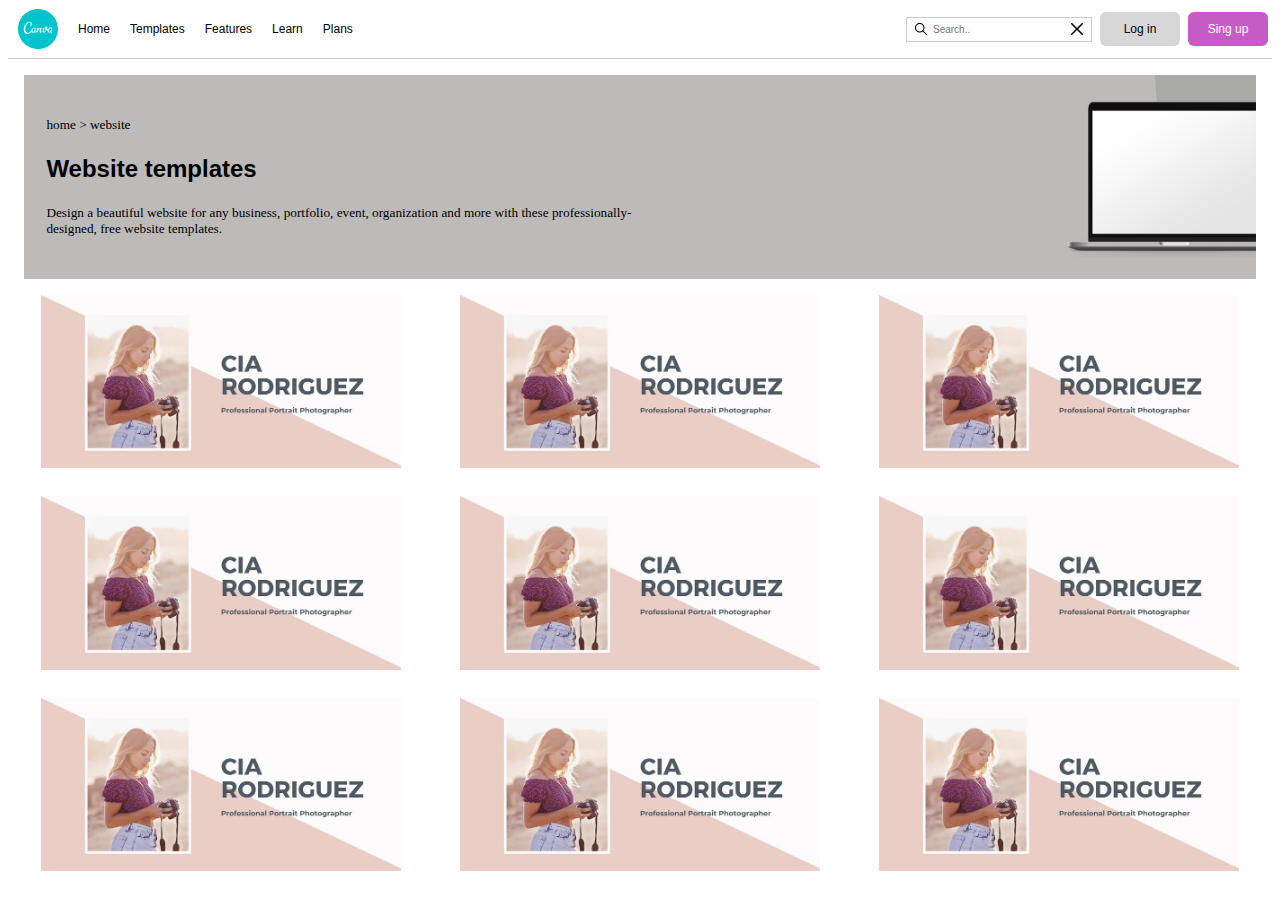
<file: boceto 2/index.html>
<!DOCTYPE html>
<html lang="en">
<head>
    <link rel="stylesheet" href="style.css">
    <meta charset="UTF-8">
    <meta http-equiv="X-UA-Compatible" content="IE=edge">
    <meta name="viewport" content="width=device-width, initial-scale=1.0">
    <title>Document</title>
</head>
<body>
    <header class="header">
        <div class="header-left">
            <img class="logo-img" src="assets/logo.svg" alt="logo" width="40px" height="40px">
            <a href="">Home</a>
            <a href="">Templates</a>
            <a href="">Features</a>
            <a href="">Learn</a>
            <a href="">Plans</a>
        </div>
        <div class="header-right">
            <div class="search-container">
                <img src="assets/magnifying-glass.svg" alt="magnifying-glass" width="12" height="12">
                <input class="search-bar" type="text" placeholder="Search.." name="search">
                <img src="assets/x.svg" alt="x" width="12" height="12">
            </div>
            <button class="btn">Log in</button>
            <button class="btn btn--purple">Sing up</button>
        </div>
    </header>
    <div class="top-container">
        <div class="top-container-left">
            <h5>home > website</h5>
            <h2>Website templates</h2>
            <h5>Design a beautiful website for any business, portfolio, event, organization and more with these professionally-designed, free website templates.</h5>
        </div>
        <div class="top-container-right">
            <img src="assets/website.webp" alt="website" width="200px" height="200px" right>
        </div>
    </div>
    <div class="bottom-container">
        <div class="img-container">
            <img class="img-size" src="assets/800w-0yfrznxTzTc.webp" alt="" srcset="">
        </div>
        <div class="img-container">
            <img class="img-size" src="assets/800w-0yfrznxTzTc.webp" alt="" srcset="">
        </div>
        <div class="img-container">
            <img class="img-size" src="assets/800w-0yfrznxTzTc.webp" alt="" srcset="">
        </div>
        <div class="img-container">
            <img class="img-size" src="assets/800w-0yfrznxTzTc.webp" alt="" srcset="">
        </div>
        <div class="img-container">
            <img class="img-size" src="assets/800w-0yfrznxTzTc.webp" alt="" srcset="">
        </div>
        <div class="img-container">
            <img class="img-size" src="assets/800w-0yfrznxTzTc.webp" alt="" srcset="">
        </div>
        <div class="img-container">
            <img class="img-size" src="assets/800w-0yfrznxTzTc.webp" alt="" srcset="">
        </div>
        <div class="img-container">
            <img class="img-size" src="assets/800w-0yfrznxTzTc.webp" alt="" srcset="">
        </div>
        <div class="img-container">
            <img class="img-size" src="assets/800w-0yfrznxTzTc.webp" alt="" srcset="">
        </div>
    </div>
</body>
</html>
</file>
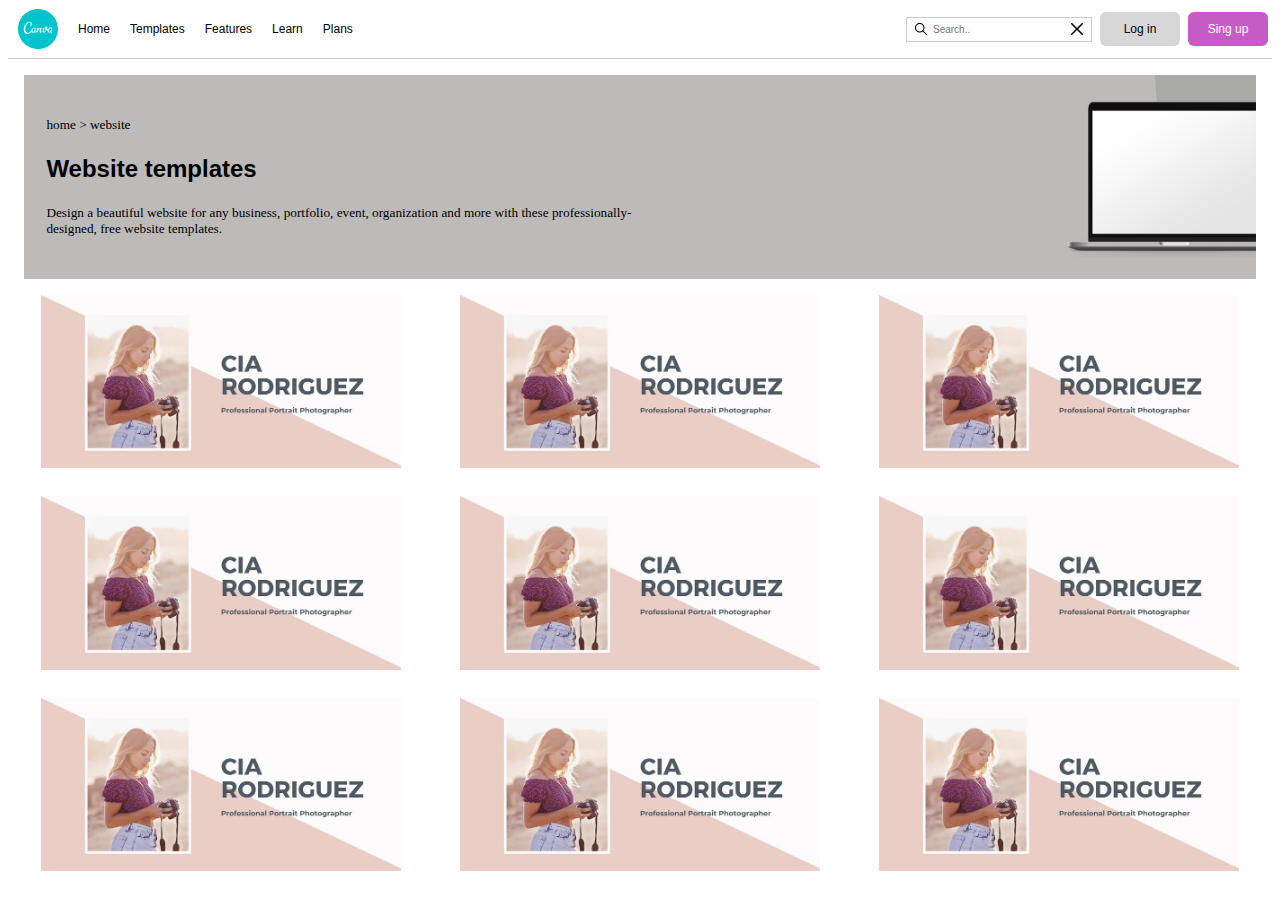
<file: Mockup 2/index.html>
<!DOCTYPE html>
<html lang="en">
<head>
    <link rel="stylesheet" href="style.css">
    <meta charset="UTF-8">
    <meta http-equiv="X-UA-Compatible" content="IE=edge">
    <meta name="viewport" content="width=device-width, initial-scale=1.0">
    <title>Mockup 2</title>
</head>
<body>
    <header class="header">
        <div class="header-left">
            <img class="logo-img" src="assets/logo.svg" alt="logo" width="40px" height="40px">
            <a href="">Home</a>
            <a href="">Templates</a>
            <a href="">Features</a>
            <a href="">Learn</a>
            <a href="">Plans</a>
        </div>
        <div class="header-right">
            <div class="search-container">
                <img src="assets/magnifying-glass.svg" alt="magnifying-glass" width="12" height="12">
                <input class="search-bar" type="text" placeholder="Search.." name="search">
                <img src="assets/x.svg" alt="x" width="12" height="12">
            </div>
            <button class="btn">Log in</button>
            <button class="btn btn--purple">Sing up</button>
        </div>
    </header>
    <div class="top-container">
        <div class="top-container-left">
            <h5>home > website</h5>
            <h2>Website templates</h2>
            <h5>Design a beautiful website for any business, portfolio, event, organization and more with these professionally-designed, free website templates.</h5>
        </div>
        <div class="top-container-right">
            <img src="assets/website.webp" alt="website" width="200px" height="200px" right>
        </div>
    </div>
    <div class="bottom-container">
        <div class="img-container">
            <img class="img-size" src="assets/800w-0yfrznxTzTc.webp" alt="" srcset="">
        </div>
        <div class="img-container">
            <img class="img-size" src="assets/800w-0yfrznxTzTc.webp" alt="" srcset="">
        </div>
        <div class="img-container">
            <img class="img-size" src="assets/800w-0yfrznxTzTc.webp" alt="" srcset="">
        </div>
        <div class="img-container">
            <img class="img-size" src="assets/800w-0yfrznxTzTc.webp" alt="" srcset="">
        </div>
        <div class="img-container">
            <img class="img-size" src="assets/800w-0yfrznxTzTc.webp" alt="" srcset="">
        </div>
        <div class="img-container">
            <img class="img-size" src="assets/800w-0yfrznxTzTc.webp" alt="" srcset="">
        </div>
        <div class="img-container">
            <img class="img-size" src="assets/800w-0yfrznxTzTc.webp" alt="" srcset="">
        </div>
        <div class="img-container">
            <img class="img-size" src="assets/800w-0yfrznxTzTc.webp" alt="" srcset="">
        </div>
        <div class="img-container">
            <img class="img-size" src="assets/800w-0yfrznxTzTc.webp" alt="" srcset="">
        </div>
    </div>
</body>
</html>
</file>
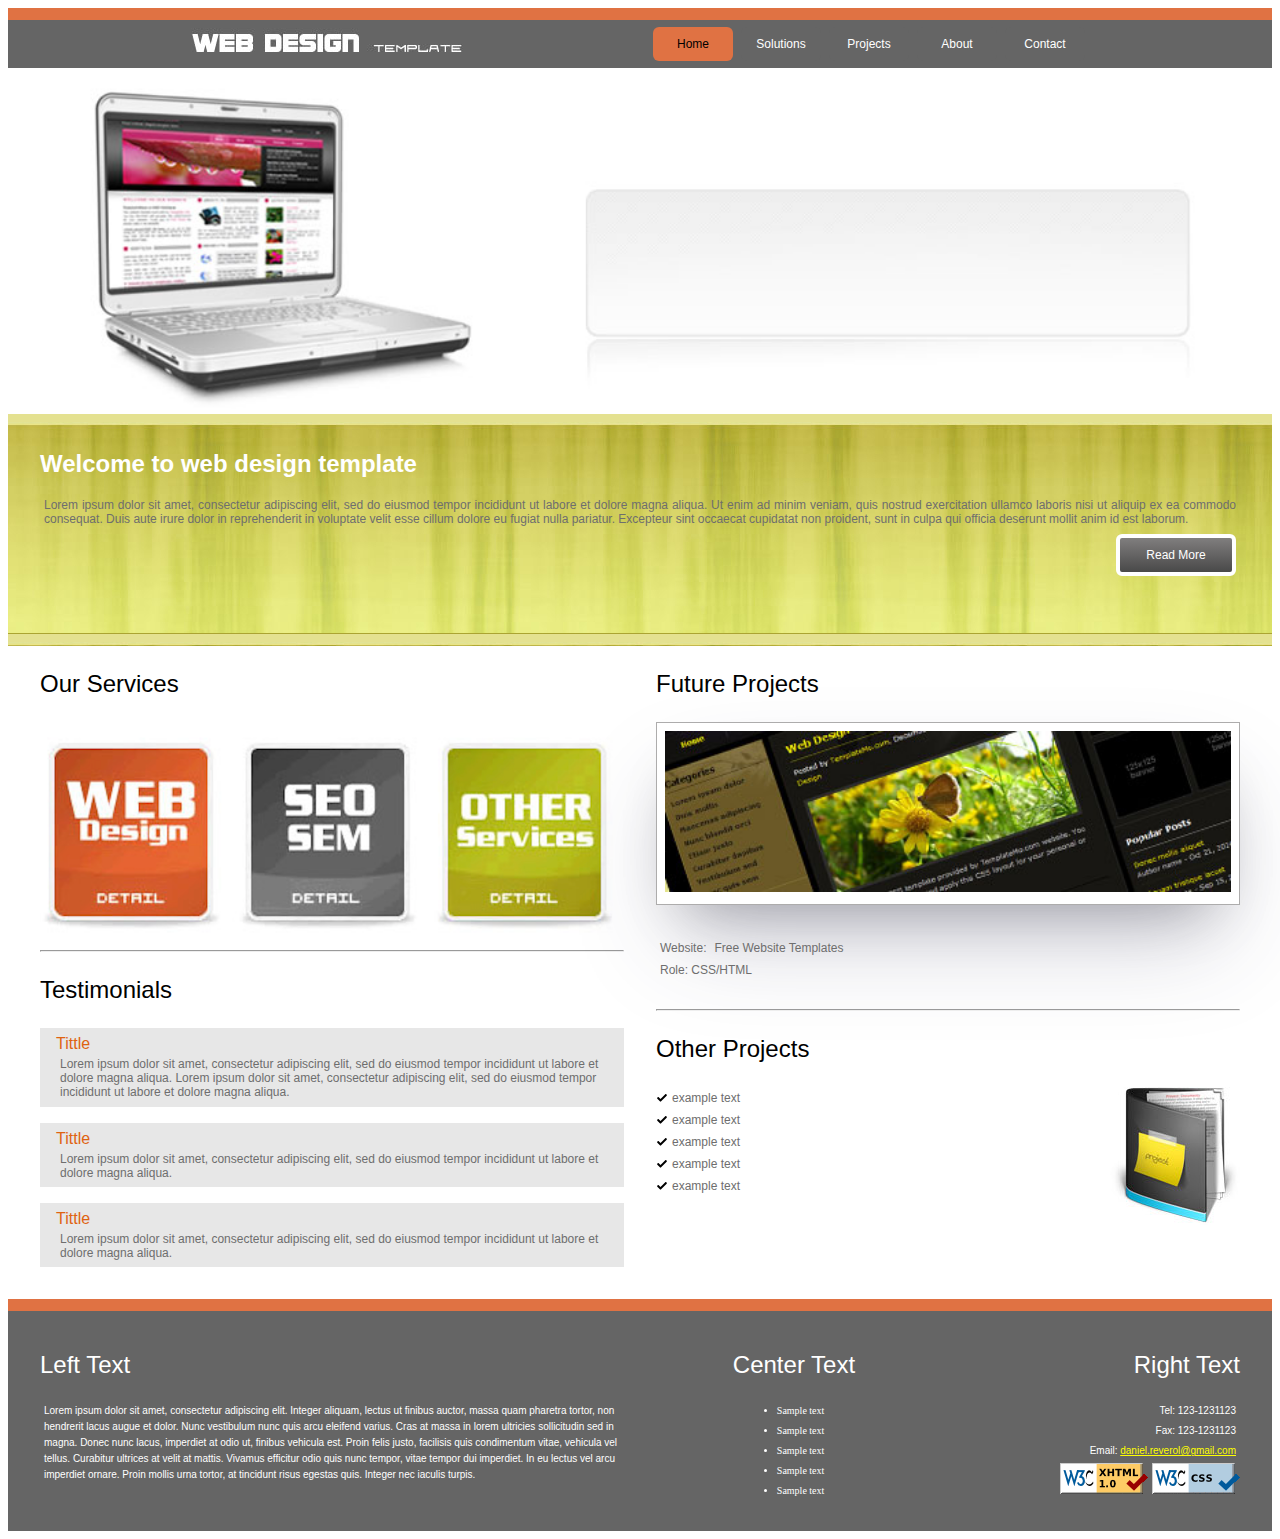
<file: Mockup 4/index.html>
<!DOCTYPE html>
<html lang="en">

<head>
    <link rel="stylesheet" href="style.css">
    <meta charset="UTF-8">
    <meta http-equiv="X-UA-Compatible" content="IE=edge">
    <title>Mockup 4</title>
</head>

<body>
    <header class="header">
        <div></div>
        <div class="header-left">
            <img class="logo-img" src="assets/logo.jpg" alt="logo">
        </div>
        <div class="header-right">
            <button class="btn btn--red">Home</button>
            <button class="btn">Solutions</button>
            <button class="btn">Projects</button>
            <button class="btn">About</button>
            <button class="btn">Contact</button>
        </div>
        <div></div>
    </header>
    <div>
        <img class="computer-img" src="assets/computer.jpg" alt="logo">
    </div>
    <div class="yellow-background">
        <h2>Welcome to web design template</h2>
        <p class="small-text">
            Lorem ipsum dolor sit amet, consectetur adipiscing elit, sed do eiusmod tempor incididunt ut labore et
            dolore magna aliqua. Ut enim ad minim veniam, quis nostrud exercitation ullamco laboris nisi ut aliquip ex
            ea commodo consequat. Duis aute irure dolor in reprehenderit in voluptate velit esse cillum dolore eu fugiat
            nulla pariatur. Excepteur sint occaecat cupidatat non proident, sunt in culpa qui officia deserunt mollit
            anim id est laborum.
        </p>
        <div style="text-align: end;">
            <button class="border-button"> Read More </button>
        </div>
    </div>
    <div class="content-container">
        <div class="content-containers">
            <div>
                <p class="top-text">Our Services</p>
                <img class="computer-img" src="assets/leftbuttons.png" alt="logo">
            </div>
            <hr>
            <div>
                <p class="top-text">Testimonials</p>
                <div class="grey-box">
                    <p class="orange-text">Tittle</p>
                    <p class="small-text">Lorem ipsum dolor sit amet, consectetur adipiscing elit, sed do eiusmod tempor incididunt ut labore et dolore magna aliqua. Lorem ipsum dolor sit amet, consectetur adipiscing elit, sed do eiusmod tempor incididunt ut labore et dolore magna aliqua.</p>
                </div>
                <div class="grey-box">
                    <p class="orange-text">Tittle</p>
                    <p class="small-text">Lorem ipsum dolor sit amet, consectetur adipiscing elit, sed do eiusmod tempor incididunt ut labore et dolore magna aliqua.</p>
                </div>
                <div class="grey-box">
                    <p class="orange-text">Tittle</p>
                    <p class="small-text">Lorem ipsum dolor sit amet, consectetur adipiscing elit, sed do eiusmod tempor incididunt ut labore et dolore magna aliqua.</p>
                </div>
            </div>
        </div>
        <div class="content-containers">
            <div>
                <p class="top-text">Future Projects</p>
                <div class="aside-img">
                    <img class="computer-img" src="assets/aside1.jpg" alt="logo">
                </div>
                <div>
                    <div style="display: flex;">
                        <p class="small-text">Website: </p>
                        <p class="small-text">Free Website Templates</p>
                    </div>
                    <p class="small-text">Role: CSS/HTML</p>
                </div>
            </div>
            <hr style="margin-top: 2em;">
            <div>
                <p class="top-text">Other Projects</p>
                <div class="other-projects-container">
                    <div>
                        <div class="check-text-container">
                            <img src="assets/check.svg" alt="check" width="12" height="12">
                            <p class="small-text">example text</p>
                        </div>
                        <div class="check-text-container">
                            <img src="assets/check.svg" alt="check" width="12" height="12">
                            <p class="small-text">example text</p>
                        </div>
                        <div class="check-text-container">
                            <img src="assets/check.svg" alt="check" width="12" height="12">
                            <p class="small-text">example text</p>
                        </div>
                        <div class="check-text-container">
                            <img src="assets/check.svg" alt="check" width="12" height="12">
                            <p class="small-text">example text</p>
                        </div>
                        <div class="check-text-container">
                            <img src="assets/check.svg" alt="check" width="12" height="12">
                            <p class="small-text">example text</p>
                        </div>
                    </div>
                    <img src="assets/footer1.jpg" alt="">
                </div>
            </div>
        </div>
    </div>
    <div class="footer">
        <div class="content-containers">
            <p class="top-text top-text--white">Left Text</p>
            <p class="small-text small-text--white">Lorem ipsum dolor sit amet, consectetur adipiscing elit. Integer aliquam, lectus ut finibus auctor, massa quam pharetra tortor, non hendrerit lacus augue et dolor. Nunc vestibulum nunc quis arcu eleifend varius. Cras at massa in lorem ultricies sollicitudin sed in magna. Donec nunc lacus, imperdiet at odio ut, finibus vehicula est. Proin felis justo, facilisis quis condimentum vitae, vehicula vel tellus. Curabitur ultrices at velit at mattis. Vivamus efficitur odio quis nunc tempor, vitae tempor dui imperdiet. In eu lectus vel arcu imperdiet ornare. Proin mollis urna tortor, at tincidunt risus egestas quis. Integer nec iaculis turpis.</p>
        </div>
        <div class="content-containers content-containers--center">
            <p class="top-text top-text--white">Center Text</p>
            <ul>
                <li class="small-text small-text--white">Sample text</li>
                <li class="small-text small-text--white">Sample text</li>
                <li class="small-text small-text--white">Sample text</li>
                <li class="small-text small-text--white">Sample text</li>
                <li class="small-text small-text--white">Sample text</li>
            </ul>
        </div>
        <div class="content-containers content-containers--end">
            <p class="top-text top-text--white">Right Text</p>
            <p class="small-text small-text--white">Tel: 123-1231123</p>
            <p class="small-text small-text--white">Fax: 123-1231123</p>
            <p class="small-text small-text--white">Email: <a href="daniel.reverol@gmail.com">daniel.reverol@gmail.com</a></p>
            <div>
                <img src="assets/wc31.png" alt="">
                <img src="assets/wc3.gif" alt="">
            </div>
        </div>
    </div>
</body>

</html>
</file>
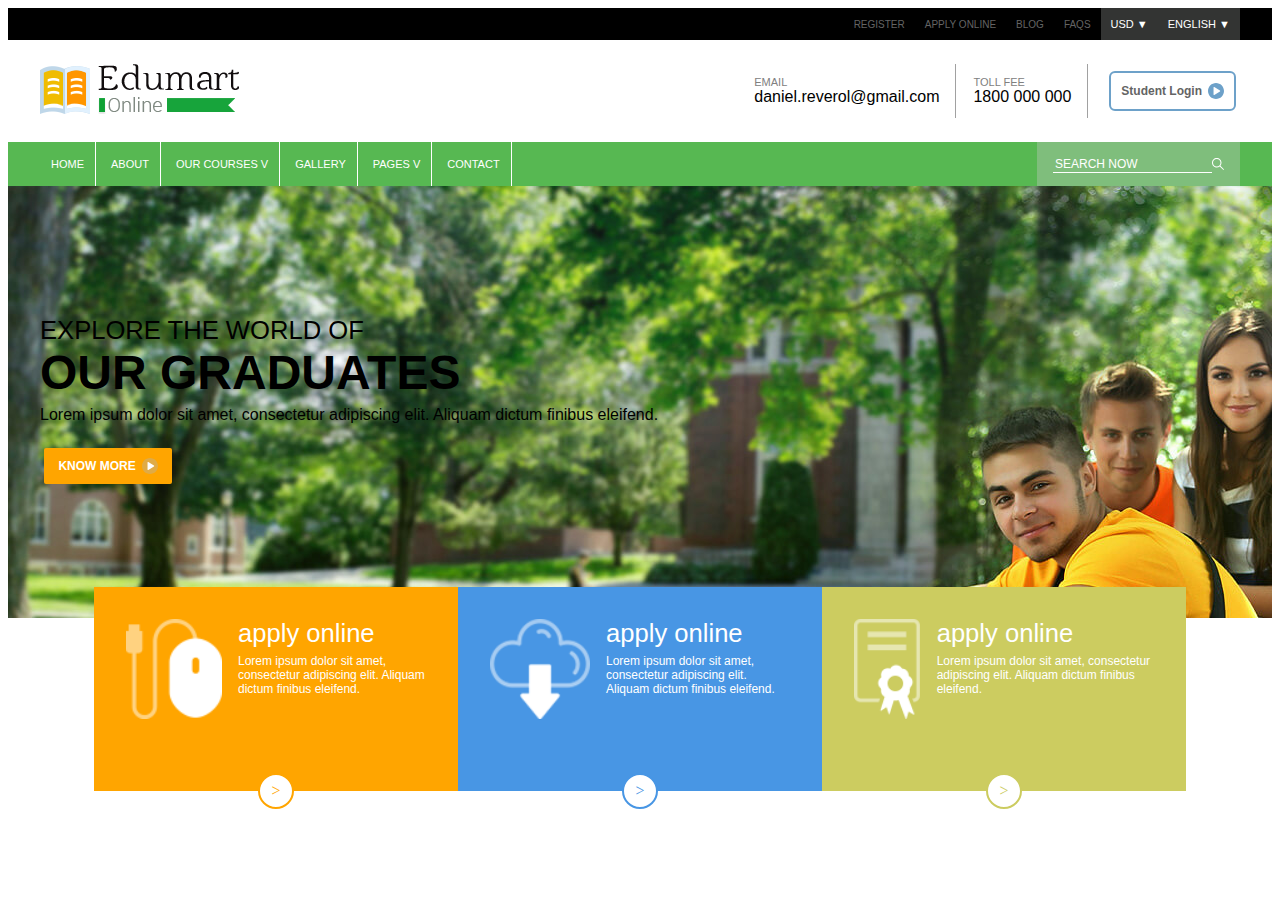
<file: Mockup 5/index.html>
<!DOCTYPE html>
<html lang="en">
<head>
    <link rel="stylesheet" href="style.css">
    <meta charset="UTF-8">
    <meta http-equiv="X-UA-Compatible" content="IE=edge">
    <meta name="viewport" content="width=device-width, initial-scale=1.0">
    <title>Mockup 5</title>
</head>
<body>
    <header class="header">
        <div class="header-left">
        </div>
        <div class="header-right">
            <a href="">Register</a>
            <a href="">Apply Online</a>
            <a href="">Blog</a>
            <a href="">FAQS</a>
            <button class="btn">USD ▼</button>
            <button class="btn">ENGLISH ▼</button>
        </div>
    </header>
    <div class="top-section">
        <div>
            <img src="assets/logo.png" alt="">
        </div>
        <div class="top-section-right">
            <div>
                <div class="small-text">Email</div>
                <div class="normal-text">daniel.reverol@gmail.com</div>
            </div>
            <hr>
            <div>
                <div class="small-text">Toll fee</div>
                <div class="normal-text">1800 000 000</div>
            </div>
            <hr>
            <button class="btn-long">Student Login <img src="assets/play-button-svgrepo-com.svg" alt="playbtn" width="16" height="16" style="margin-left: 6px;"></button>
        </div>
    </div>
    <div class="menu-container">
        <div>
            <button class="btn btn--green">Home</button>
            <button class="btn btn--green">About</button>
            <button class="btn btn--green">Our Courses v</button>
            <button class="btn btn--green">Gallery</button>
            <button class="btn btn--green">Pages v</button>
            <button class="btn btn--green">Contact</button>
        </div>
        <div class="search-container">
            <input class="search-bar" type="text" placeholder="SEARCH NOW" name="search">
            <img src="assets/magnifying-glass.svg" alt="magnifying-glass" width="12" height="12">
        </div>
    </div>
    <div class="grid-container">
        <div class="center-container">
            <div>
                <div class="normal-text normal-text--medium ">EXPLORE THE WORLD OF</div>
                <div class="normal-text normal-text--huge ">OUR GRADUATES</div>
                <div class="normal-text">Lorem ipsum dolor sit amet, consectetur adipiscing elit. Aliquam dictum finibus eleifend.</div>
                <button class="btn-long btn-long--orange">Know More<img src="assets/playorange.svg" alt="playbtn" width="16" height="16" style="margin-left: 6px;"></button>
            </div>
        </div>
        <div class="cards-container">
            <div class="card card--orange">
                <div style="display: flex;">
                    <img src="assets/apply-online-ico.png" alt="mouse" height="100" width="100">
                    <div class="text-container">
                        <div class="normal-text normal-text--medium white-text">apply online</div>
                        <div class="normal-text normal-text--small white-text">Lorem ipsum dolor sit amet, consectetur adipiscing elit. Aliquam dictum finibus eleifend.</div>
                    </div>
                </div>
                <div class="circle-head-arrow circle-head-arrow--orange ">></div>
            </div>
            <div class="card card--blue ">
                <div div style="display: flex;">
                    <img src="assets/prospects-ico.png" alt="mouse" height="100" width="100">
                    <div class="text-container">
                        <div class="normal-text normal-text--medium white-text">apply online</div>
                        <div class="normal-text normal-text--small white-text">Lorem ipsum dolor sit amet, consectetur adipiscing elit. Aliquam dictum finibus eleifend.</div>
                    </div>
                </div>
                <div class="circle-head-arrow circle-head-arrow--blue ">></div>
            </div>
            <div class="card card--yellow ">
                <div style="display: flex;">
                    <img src="assets/certification-ico.png" alt="mouse" height="100" width="100">
                    <div class="text-container">
                        <div class="normal-text normal-text--medium white-text">apply online</div>
                        <div class="normal-text normal-text--small white-text">Lorem ipsum dolor sit amet, consectetur adipiscing elit. Aliquam dictum finibus eleifend.</div>
                    </div>
                </div>
                <div class="circle-head-arrow circle-head-arrow--yellow ">></div>
            </div>
        </div>
    </div>
</body>
</html>
</file>
<file: boceto 2/style.css>
a {
    text-decoration: none;
    color: black;
    font-family: Arial, Helvetica, sans-serif;
    font-weight: lighter;
    margin: 10px;
    font-size: 12px;
}

h5 {
    font-weight: normal;
}

h2 {
    font-family: sans-serif;
}
.header {
    display: flex;
    justify-content: space-between;
    align-items: center;
    border-bottom: 1px solid #ccc!important;
    padding-bottom: 8px;
}

.header-left {
    display: flex;
    align-items: center;
}

.header-right {
    display: flex;
    align-items: center;
}

.logo-img {
    margin: 0px 10px;
}

.btn {
    background-color: #5253523b;
    border: none;
    color: black;
    padding: 10px;
    text-align: center;
    text-decoration: none;
    display: inline-block;
    font-size: 12px;
    margin: 4px 4px;
    cursor: pointer;
    border-radius: 6px;
    width: 80px;
}

.btn--purple {
    background-color: rgb(197, 91, 197);
    color: white;
}

.search-container {
    border: 1px solid #ccc!important;
    display: flex;
    align-items: center;
    padding: 0px 8px;
    margin: 0px 4px;
}

.search-bar {
    padding: 6px;
    font-size: 10px;
    border: none
}

.top-container {
    display: grid;
    grid-template-columns: 50% 50%;
    align-items: center;
    background-color: #bdbbba;
    margin: 1em 1em;
}

.top-container-left {
    margin-left: 1.4em;
}

.top-container-right {
    justify-self: end;
}

.bottom-container {
    margin: 1em;
    display: grid;
    grid-template-columns: repeat(auto-fill,minmax(320px,1fr));
    grid-gap: 1.5rem;
    gap: 1.5rem;
    justify-items: center;
}

.img-container {
    max-width: 360px;
}

.img-size {
    width: 100%;
}
</file>
<file: Mockup 2/style.css>
a {
    text-decoration: none;
    color: black;
    font-family: Arial, Helvetica, sans-serif;
    font-weight: lighter;
    margin: 10px;
    font-size: 12px;
}

h5 {
    font-weight: normal;
}

h2 {
    font-family: sans-serif;
}
.header {
    display: flex;
    justify-content: space-between;
    align-items: center;
    border-bottom: 1px solid #ccc!important;
    padding-bottom: 8px;
}

.header-left {
    display: flex;
    align-items: center;
}

.header-right {
    display: flex;
    align-items: center;
}

.logo-img {
    margin: 0px 10px;
}

.btn {
    background-color: #5253523b;
    border: none;
    color: black;
    padding: 10px;
    text-align: center;
    text-decoration: none;
    display: inline-block;
    font-size: 12px;
    margin: 4px 4px;
    cursor: pointer;
    border-radius: 6px;
    width: 80px;
}

.btn--purple {
    background-color: rgb(197, 91, 197);
    color: white;
}

.search-container {
    border: 1px solid #ccc!important;
    display: flex;
    align-items: center;
    padding: 0px 8px;
    margin: 0px 4px;
}

.search-bar {
    padding: 6px;
    font-size: 10px;
    border: none
}

.top-container {
    display: grid;
    grid-template-columns: 50% 50%;
    align-items: center;
    background-color: #bdbbba;
    margin: 1em 1em;
}

.top-container-left {
    margin-left: 1.4em;
}

.top-container-right {
    justify-self: end;
}

.bottom-container {
    margin: 1em;
    display: grid;
    grid-template-columns: repeat(auto-fill,minmax(320px,1fr));
    grid-gap: 1.5rem;
    gap: 1.5rem;
    justify-items: center;
}

.img-container {
    max-width: 360px;
}

.img-size {
    width: 100%;
}
</file>
<file: Mockup 4/style.css>
h2 {
  color: white;
  font-family: Arial, Helvetica, sans-serif;
}

p {
  font-family: Arial, Helvetica, sans-serif;
}

a {
  color: yellow;
}

.header {
  display: flex;
  justify-content: space-between;
  align-items: center;
  background-color:rgba(101, 101, 101);
  border-top: 12px solid rgb(224, 114, 67)!important;
}

.header-left {
  display: flex;
  align-items: center;
}

.header-right {
  display: flex;
  align-items: center;
}

.btn {
  background-color: rgba(101, 101, 101);
  border: none;
  color: white;
  padding: 10px;
  text-align: center;
  text-decoration: none;
  display: inline-block;
  font-size: 12px;
  margin: 4px 4px;
  cursor: pointer;
  border-radius: 6px;
  width: 80px;
}

.btn--red {
  background-color: rgb(224, 114, 67);
  color: black;
}

.computer-img {
  width: 100%;
  height: auto;
}

.yellow-background {
  text-align: justify;
  padding: 1em 2em;
  width: auto;
  height: 200px;
  background-image: url("content_background.jpg");
}

.border-button {
  background-image: linear-gradient(rgb(128, 126, 126), rgb(73, 73, 73));
  border: none;
  color: white;
  padding: 10px;
  text-align: center;
  text-decoration: none;
  display: inline-block;
  font-size: 12px;
  margin: 4px 4px;
  cursor: pointer;
  border-radius: 6px;
  width: 120px;
  border: 4px solid white;
}

.content-container {
  display: grid;
  grid-template-columns: 50% 50%;
  padding: 0em 1em;
}

.content-containers {
  padding: 0em 1em;
}
.content-containers--center {
  justify-self: center;
}
.content-containers--end {
  justify-self: end;
  text-align: end;
}

.top-text {
  font-size: 1.5em;
}
.top-text--white {
  color: white;
}

.aside-img {
  padding: 8px;
  border: 1px solid rgb(173, 172, 172);
  box-shadow: rgba(50, 50, 93, 0.25) 0px 50px 100px -20px, rgba(0, 0, 0, 0.3) 0px 30px 60px -30px;
  margin-bottom: 2em;
}

.small-text {
  font-size: 12px;
  margin: 4px;
  color: rgb(110, 110, 110);
}
.small-text--white {
  color: white;
  font-size: 10px;
  line-height: 16px
}

.grey-box {
  background-color: rgb(231, 231, 231);
  padding: 0.2em 1em;
  margin-bottom: 1em;
}

.orange-text {
  color: rgb(223, 99, 17);
  margin-bottom: 4px;
  margin-top: 4px;
}

.other-projects-container {
  display: flex;
  justify-content: space-between;
}

.check-text-container {
  display: flex;
  align-items: center;
}

.footer {
  margin-top: 1em;
  display: grid;
  grid-template-columns: 50% 25% 25%;
  padding: 1em 1em;
  background-color:rgba(101, 101, 101);
  border-top: 12px solid rgb(224, 114, 67)!important;
}
</file>
<file: Mockup 5/style.css>
a {
	text-decoration: none;
	color: rgb(100, 100, 100);
	font-family: Arial, Helvetica, sans-serif;
	font-weight: lighter;
	margin: 10px;
	font-size: 10px;
	text-transform: uppercase
}

hr {
	border: none;
	border-left: 1px solid rgb(161, 161, 161);
	height: 6vh;
	width: 1px;
	margin: 16px;
}

::placeholder {
  color: white;
  opacity: 1; /* Firefox */
}

.header {
	display: flex;
	justify-content: space-between;
	align-items: center;
	background-color: black;
	padding: 0em 2em;
}

.header-left {
	display: flex;
	align-items: center;
}

.header-right {
	display: flex;
	align-items: center;
}

.btn {
	background-color: #5253529f;
	border: none;
	color: white;
	padding: 10px;
	text-align: center;
	text-decoration: none;
	display: inline-block;
	font-size: 11px;
	cursor: pointer;
	height: auto;
}

.btn--green {
	background-color: #57b852;
	height: 4em;
	border-right: 1px solid white;
	padding: 1em;
	text-transform: uppercase;
}

.top-section {
	display: flex;
	justify-content: space-between;
	align-items: center;
	padding: 0.5em 2em;
	flex-wrap: wrap;
}

.top-section-right {
	display: flex;
	justify-content: center;
	align-items: center;
}

.normal-text {
	font-family: Arial, Helvetica, sans-serif;
}
.normal-text--medium {
	font-size: 1.6em;
}
.normal-text--huge {
	font-size: 3em;
	font-weight: bold;
	margin-bottom: 6px;
}
.normal-text--small {
	margin-top: 6px;
	font-size: 12px;
}

.white-text {
	color: white;
}

.small-text {
	font-family: Arial, Helvetica, sans-serif;
	font-size: 11px;
	color: grey;
	text-transform: uppercase;
}

.btn-long {
	display: flex !important;
	align-items: center;
	background-color: white;
  border: none;
  color: #646464;
  padding: 10px;
  text-align: center;
  text-decoration: none;
  display: inline-block;
  font-size: 12px;
  margin: 4px 4px;
  cursor: pointer;
  border-radius: 6px;
	border: 2px solid #6da1c9;
	font-weight: bold;
}

.btn-long--orange {
	background-color: orange;
	text-transform: uppercase;
	border: none;
	color: white;
	border-radius: 2px;
	padding: 10px 1.2em;
	margin-top: 2em;
} 

.menu-container {
	display: flex;
	justify-content: space-between;
	background-color: #57b852;
	padding: 0em 2em;
}

.search-container {
	display: flex;
	align-items: center;
	background-color: #7fbe7c;
	padding: 0em 1em;
}

.search-bar {
	font-size: 12px;
	color: white;
	border: none;
	background-color: #7fbe7c;
	border-bottom: 1px solid white;
}

.grid-container {
	display: grid;
	grid-template-rows: 63% 37%;
}

.center-container {
	display: flex;
	align-items: center;
  text-align: justify;
  padding: 1em 2em;
  width: auto;
  height: 400px;
  background-image: url("assets/bannee1.jpg");
	grid-template-columns: 50% 50%;
}

.cards-container {
	display: flex;
	justify-content: center;
	flex-wrap: wrap;
}

.card {
	display: grid;
	flex-direction: column;
	max-width: 300px;
	height: 140px;
	padding: 2em;
	grid-template-rows: 110% 37%;
}
.card--orange {
	background-color: orange;
}
.card--blue {
	background-color: #4896e4;
}
.card--yellow {
	background-color: #cccc60;
}

.text-container {
	margin-left: 1em;
}

.circle-head-arrow {
	display: flex;
	align-items: center;
	justify-content: center;
	justify-self: center;
	background-color: white;
	width: 32px;
	height: 32px;
	border: 2px solid black;
	border-radius: 100%;
}
.circle-head-arrow--orange {
	border: 2px solid orange;
	color: orange;
}
.circle-head-arrow--blue {
	border: 2px solid #4896e4;
	color: #4896e4;
}
.circle-head-arrow--yellow {
	border: 2px solid #cccc60;
	color: #cccc60;
}
</file>
